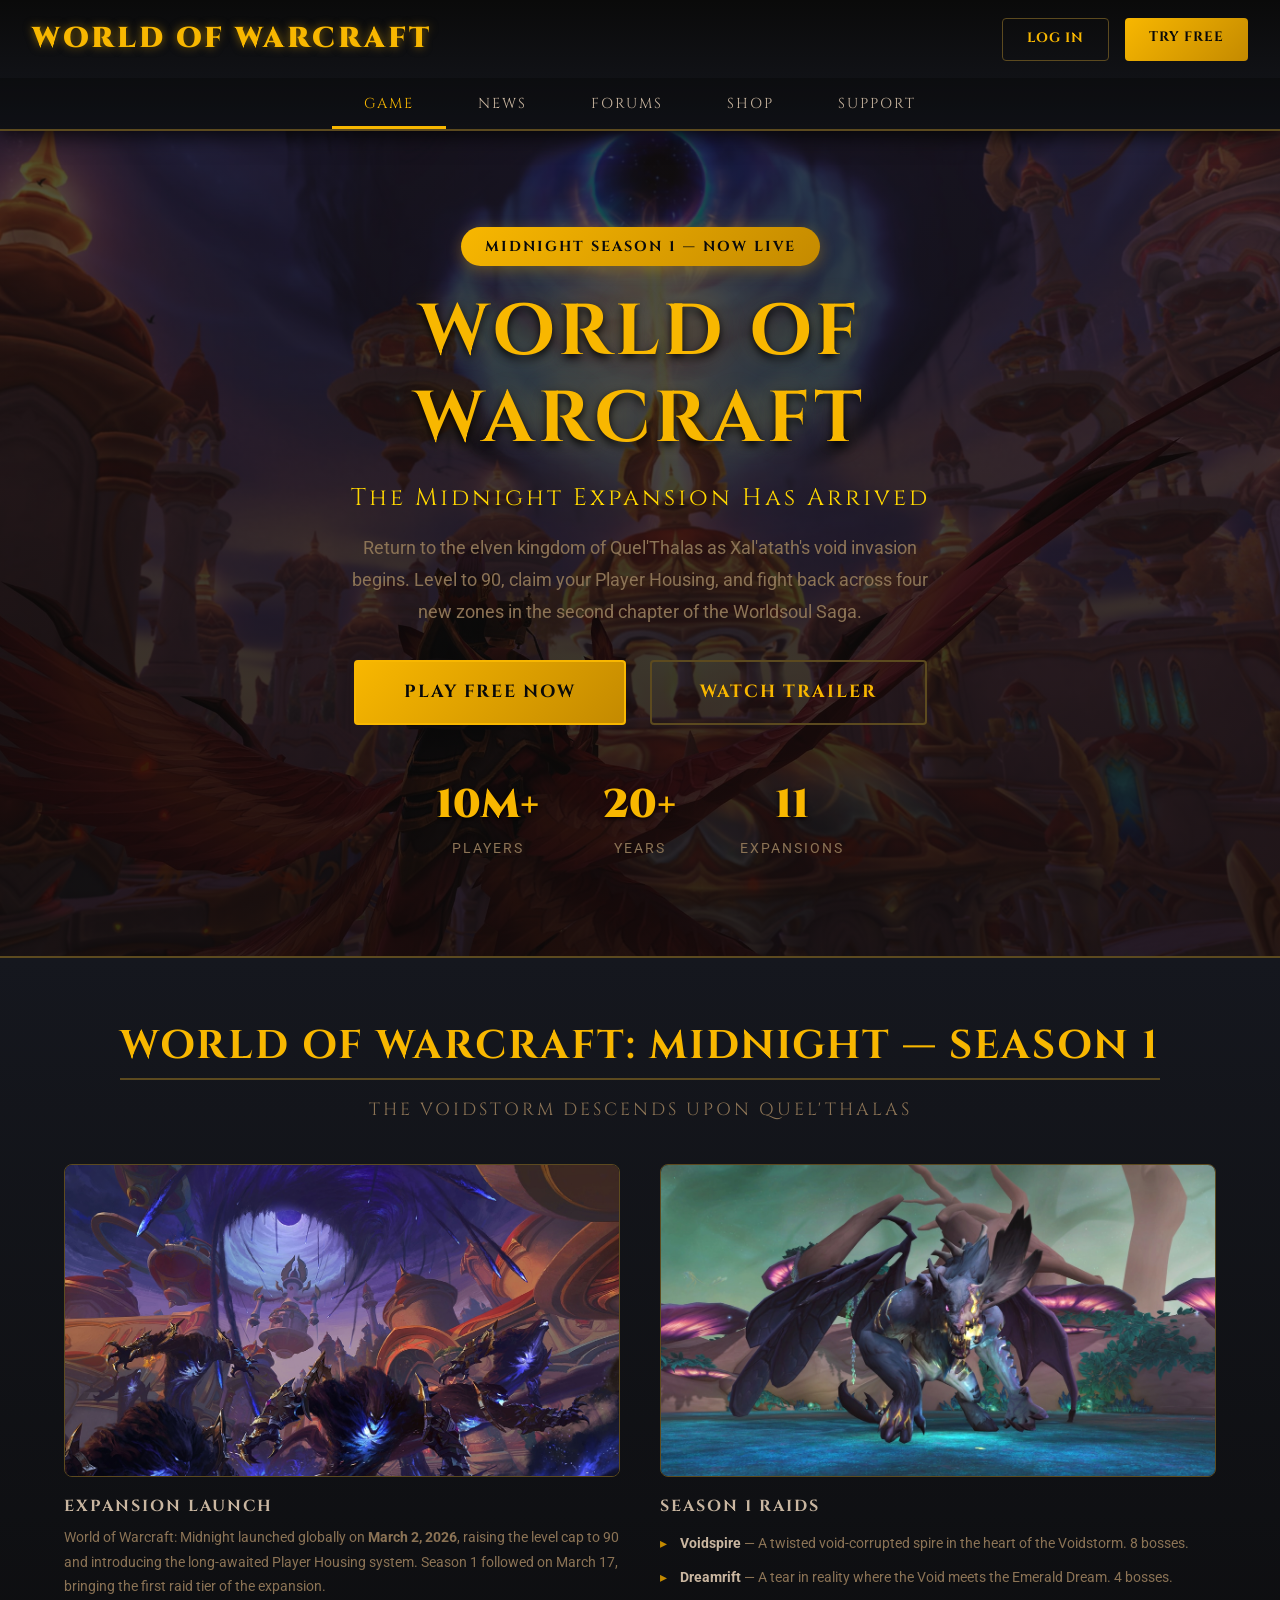
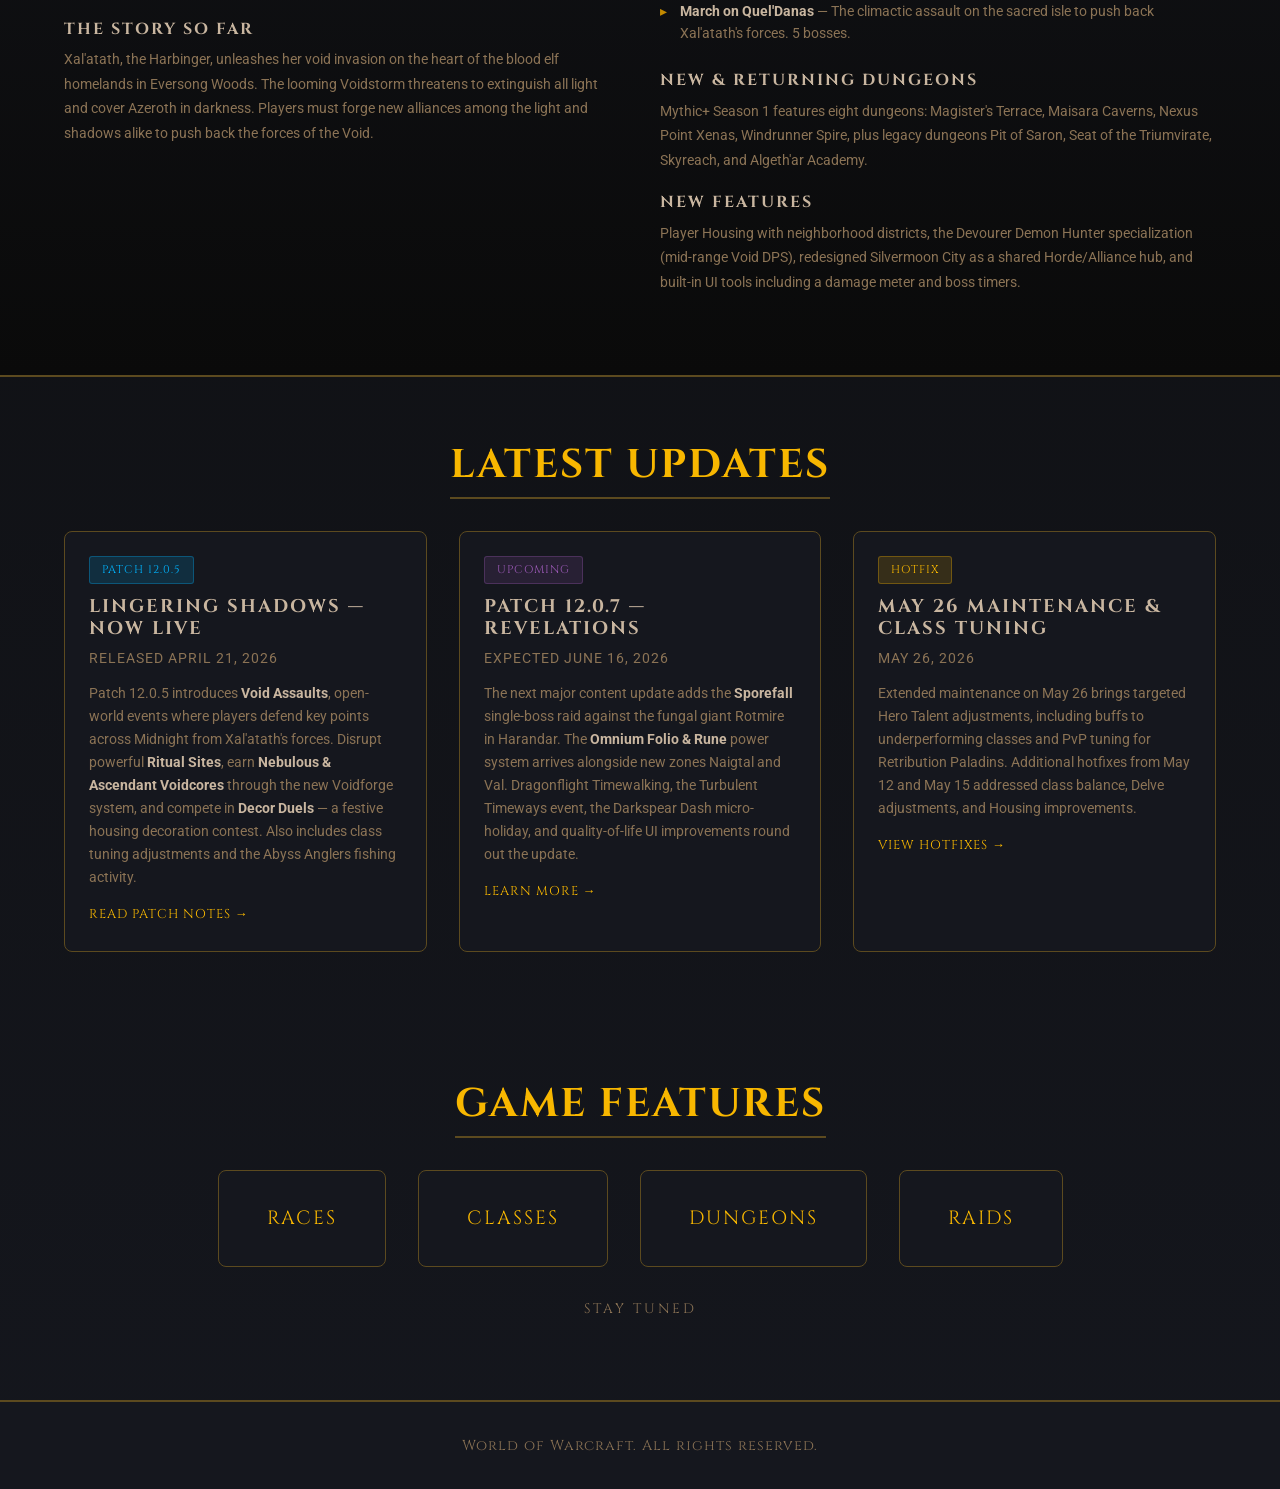
<file: index.html>
<!DOCTYPE html>
<html lang="en">
<head>
    <meta charset="UTF-8">
    <meta name="viewport" content="width=device-width, initial-scale=1.0">
    <title>World of Warcraft - The Official Website</title>
    <link rel="stylesheet" href="style.css">
</head>
<body>
    <header class="main-header">
        <div class="header-top">
            <div class="logo">
                <span class="logo-text">World of Warcraft</span>
            </div>
            <div class="account-actions">
                <a href="login.html" class="btn-login">Log In</a>
                <a href="signup.html" class="btn-signup">Try Free</a>
            </div>
        </div>
        <nav class="main-nav">
            <ul>
                <li><a href="index.html" class="nav-link active">Game</a></li>
                <li><a href="#" class="nav-link">News</a></li>
                <li><a href="#" class="nav-link">Forums</a></li>
                <li><a href="#" class="nav-link">Shop</a></li>
                <li><a href="#" class="nav-link">Support</a></li>
            </ul>
        </nav>
    </header>

    <main>
        <section class="hero" style="background-image: url('src/images/midnight-bg.jpg');">
            <div class="hero-overlay"></div>
            <div class="hero-content">
                <div class="hero-badge">Midnight Season 1 — Now Live</div>
                <h1>World of Warcraft</h1>
                <p class="hero-subtitle">The Midnight Expansion Has Arrived</p>
                <p class="hero-description">Return to the elven kingdom of Quel'Thalas as Xal'atath's void invasion begins. Level to 90, claim your Player Housing, and fight back across four new zones in the second chapter of the Worldsoul Saga.</p>
                <div class="hero-actions">
                    <a href="https://worldofwarcraft.blizzard.com/en-us/" class="btn-primary" target="_blank">Play Free Now</a>
                    <a href="https://www.youtube.com/watch?v=IFXrtiiZzfE" class="btn-secondary" target="_blank">Watch Trailer</a>
                </div>
                <div class="hero-stats">
                    <div class="stat">
                        <span class="stat-number">10M+</span>
                        <span class="stat-label">Players</span>
                    </div>
                    <div class="stat">
                        <span class="stat-number">20+</span>
                        <span class="stat-label">Years</span>
                    </div>
                    <div class="stat">
                        <span class="stat-number">11</span>
                        <span class="stat-label">Expansions</span>
                    </div>
                </div>
            </div>
        </section>

        <section class="season-bg">
            <h2>World of Warcraft: Midnight — Season 1</h2>
            <p class="season-subtitle">The Voidstorm Descends Upon Quel'Thalas</p>
            <div class="season-grid">
                <div class="season-info">
                    <img src="src/images/midnight-zone.jpg" alt="Midnight zone" class="season-img">
                    <h3>Expansion Launch</h3>
                    <p>World of Warcraft: Midnight launched globally on <strong>March 2, 2026</strong>, raising the level cap to 90 and introducing the long-awaited Player Housing system. Season 1 followed on March 17, bringing the first raid tier of the expansion.</p>
                    <h3>The Story So Far</h3>
                    <p>Xal'atath, the Harbinger, unleashes her void invasion on the heart of the blood elf homelands in Eversong Woods. The looming Voidstorm threatens to extinguish all light and cover Azeroth in darkness. Players must forge new alliances among the light and shadows alike to push back the forces of the Void.</p>
                </div>
                <div class="season-raids">
                    <img src="src/images/midnight-raids.jpg" alt="Midnight raids" class="season-img">
                    <h3>Season 1 Raids</h3>
                    <ul>
                        <li><strong>Voidspire</strong> — A twisted void-corrupted spire in the heart of the Voidstorm. 8 bosses.</li>
                        <li><strong>Dreamrift</strong> — A tear in reality where the Void meets the Emerald Dream. 4 bosses.</li>
                        <li><strong>March on Quel'Danas</strong> — The climactic assault on the sacred isle to push back Xal'atath's forces. 5 bosses.</li>
                    </ul>
                    <h3>New & Returning Dungeons</h3>
                    <p>Mythic+ Season 1 features eight dungeons: Magister's Terrace, Maisara Caverns, Nexus Point Xenas, Windrunner Spire, plus legacy dungeons Pit of Saron, Seat of the Triumvirate, Skyreach, and Algeth'ar Academy.</p>
                    <h3>New Features</h3>
                    <p>Player Housing with neighborhood districts, the Devourer Demon Hunter specialization (mid-range Void DPS), redesigned Silvermoon City as a shared Horde/Alliance hub, and built-in UI tools including a damage meter and boss timers.</p>
                </div>
            </div>
        </section>

        <section class="news">
            <h2>Latest Updates</h2>
            <div class="news-grid">
                <article class="news-card">
                    <span class="news-badge patch">Patch 12.0.5</span>
                    <h3>Lingering Shadows — Now Live</h3>
                    <p class="news-date">Released April 21, 2026</p>
                    <p>Patch 12.0.5 introduces <strong>Void Assaults</strong>, open-world events where players defend key points across Midnight from Xal'atath's forces. Disrupt powerful <strong>Ritual Sites</strong>, earn <strong>Nebulous &amp; Ascendant Voidcores</strong> through the new Voidforge system, and compete in <strong>Decor Duels</strong> — a festive housing decoration contest. Also includes class tuning adjustments and the Abyss Anglers fishing activity.</p>
                    <a href="https://news.blizzard.com/en-us/article/24271855/12-0-5-content-update-notes" class="news-link" target="_blank">Read Patch Notes →</a>
                </article>
                <article class="news-card">
                    <span class="news-badge upcoming">Upcoming</span>
                    <h3>Patch 12.0.7 — Revelations</h3>
                    <p class="news-date">Expected June 16, 2026</p>
                    <p>The next major content update adds the <strong>Sporefall</strong> single-boss raid against the fungal giant Rotmire in Harandar. The <strong>Omnium Folio &amp; Rune</strong> power system arrives alongside new zones Naigtal and Val. Dragonflight Timewalking, the Turbulent Timeways event, the Darkspear Dash micro-holiday, and quality-of-life UI improvements round out the update.</p>
                    <a href="https://worldofwarcraft.blizzard.com/en-us/news/24267938/take-a-look-ahead-at-the-12-0-7-content-update" class="news-link" target="_blank">Learn More →</a>
                </article>
                <article class="news-card">
                    <span class="news-badge hotfix">Hotfix</span>
                    <h3>May 26 Maintenance & Class Tuning</h3>
                    <p class="news-date">May 26, 2026</p>
                    <p>Extended maintenance on May 26 brings targeted Hero Talent adjustments, including buffs to underperforming classes and PvP tuning for Retribution Paladins. Additional hotfixes from May 12 and May 15 addressed class balance, Delve adjustments, and Housing improvements.</p>
                    <a href="https://www.mmo-champion.com/content/14227-Patch-12-0-7-and-Patch-12-1-Expected-Release-Dates" class="news-link" target="_blank">View Hotfixes →</a>
                </article>
            </div>
        </section>

        <section class="features">
            <h2>Game Features</h2>
            <div class="feature-grid">
                <div class="feature-card">Races</div>
                <div class="feature-card">Classes</div>
                <div class="feature-card">Dungeons</div>
                <div class="feature-card">Raids</div>
            </div>
            <p class="features-soon">Stay Tuned</p>
        </section>    
    </main>

    <footer>
        <p>World of Warcraft. All rights reserved.</p>
    </footer>

    <script src="script.js"></script>
</body>
</html>
</file>
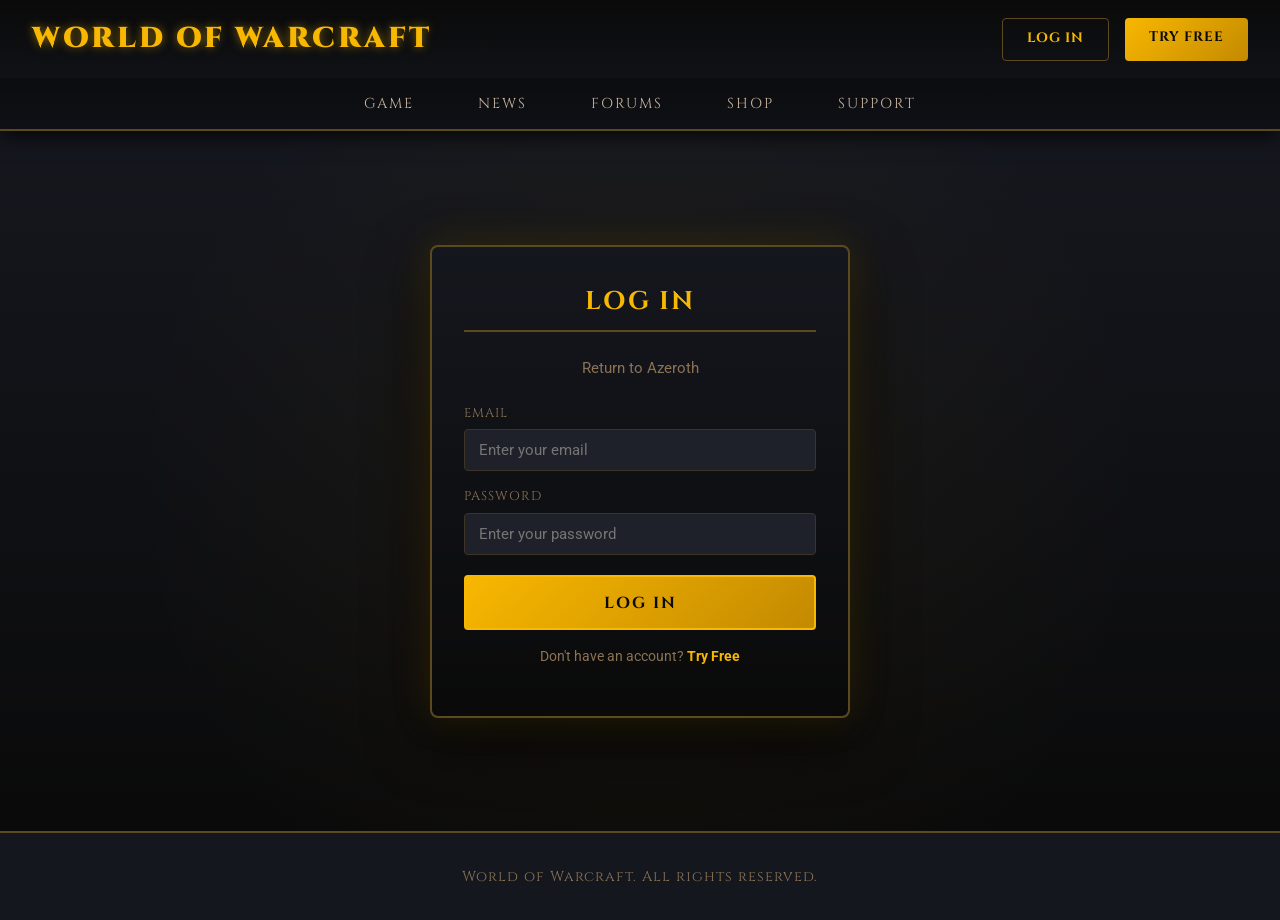
<file: login.html>
<!DOCTYPE html>
<html lang="en">
<head>
    <meta charset="UTF-8">
    <meta name="viewport" content="width=device-width, initial-scale=1.0">
    <title>Log In — World of Warcraft</title>
    <link rel="stylesheet" href="style.css">
</head>
<body>
    <header class="main-header">
        <div class="header-top">
            <div class="logo">
                <a href="index.html"><span class="logo-text">World of Warcraft</span></a>
            </div>
            <div class="account-actions">
                <a href="login.html" class="btn-login">Log In</a>
                <a href="signup.html" class="btn-signup">Try Free</a>
            </div>
        </div>
        <nav class="main-nav">
            <ul>
                <li><a href="index.html" class="nav-link">Game</a></li>
                <li><a href="index.html" class="nav-link">News</a></li>
                <li><a href="index.html" class="nav-link">Forums</a></li>
                <li><a href="index.html" class="nav-link">Shop</a></li>
                <li><a href="index.html" class="nav-link">Support</a></li>
            </ul>
        </nav>
    </header>

    <main>
        <section class="auth-section">
            <div class="auth-card">
                <h2>Log In</h2>
                <p class="auth-desc">Return to Azeroth</p>
                <form id="login-form" novalidate>
                    <div class="form-fields">
                        <div class="form-field">
                            <label class="form-label" for="login-email">Email</label>
                            <input class="form-input" type="email" id="login-email" name="login-email" placeholder="Enter your email" pattern="[^@\s]+@[^@\s]+\.[^@\s]+" title="Enter a valid email address" required>
                            <span class="field-error" id="login-email-error"></span>
                        </div>
                        <div class="form-field">
                            <label class="form-label" for="login-password">Password</label>
                            <input class="form-input" type="password" id="login-password" name="login-password" placeholder="Enter your password" minlength="6" required>
                            <span class="field-error" id="login-password-error"></span>
                        </div>
                    </div>
                    <button type="submit" class="btn-primary form-submit">Log In</button>
                </form>
                <p class="form-toggle">Don't have an account? <a href="signup.html" class="toggle-link">Try Free</a></p>
            </div>
        </section>
    </main>

    <footer>
        <p>World of Warcraft. All rights reserved.</p>
    </footer>

    <script src="script.js"></script>
</body>
</html>
</file>
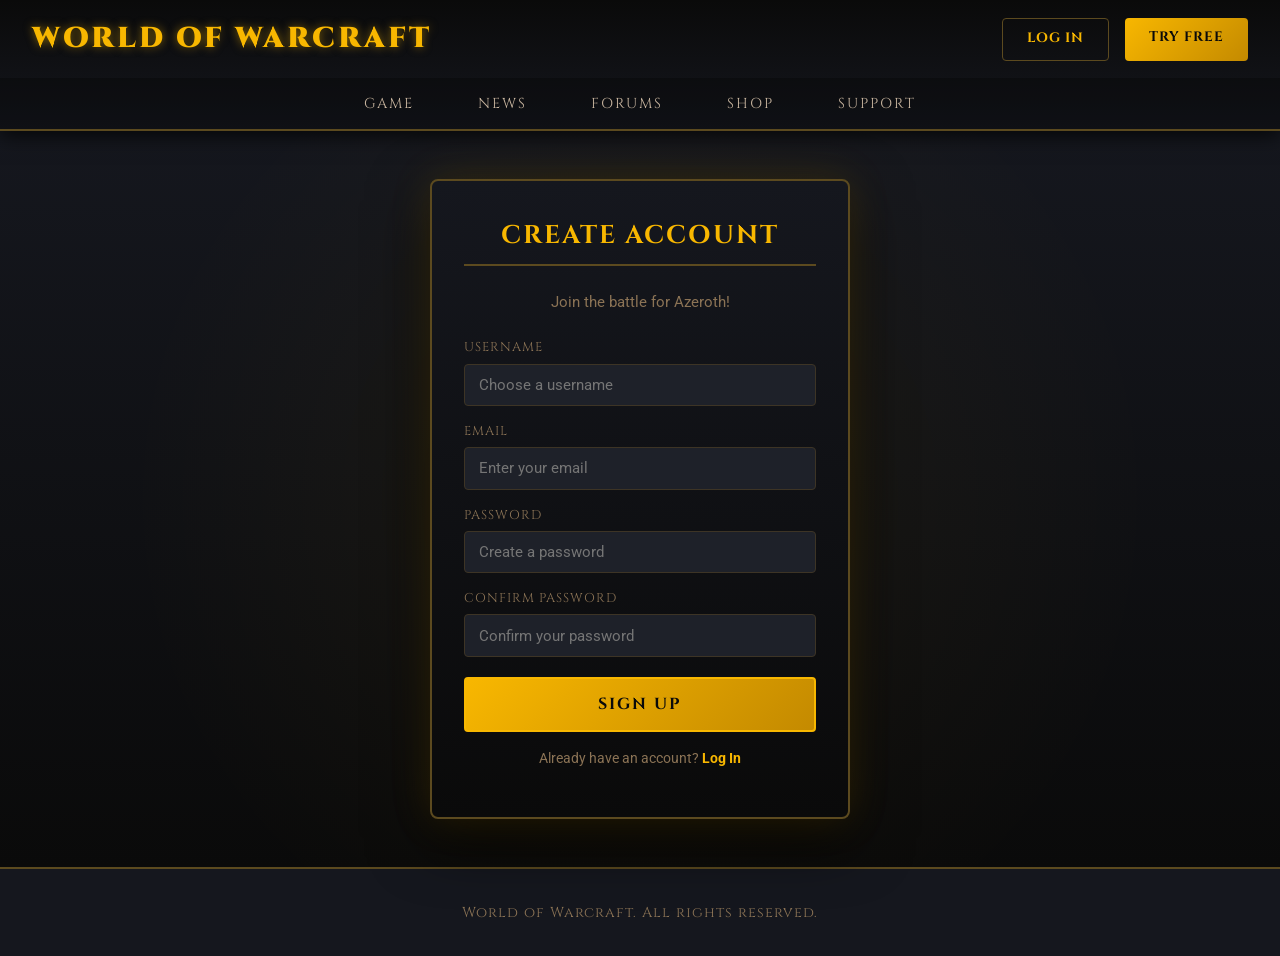
<file: signup.html>
<!DOCTYPE html>
<html lang="en">
<head>
    <meta charset="UTF-8">
    <meta name="viewport" content="width=device-width, initial-scale=1.0">
    <title>Sign Up — World of Warcraft</title>
    <link rel="stylesheet" href="style.css">
</head>
<body>
    <header class="main-header">
        <div class="header-top">
            <div class="logo">
                <a href="index.html"><span class="logo-text">World of Warcraft</span></a>
            </div>
            <div class="account-actions">
                <a href="login.html" class="btn-login">Log In</a>
                <a href="signup.html" class="btn-signup">Try Free</a>
            </div>
        </div>
        <nav class="main-nav">
            <ul>
                <li><a href="index.html" class="nav-link">Game</a></li>
                <li><a href="index.html" class="nav-link">News</a></li>
                <li><a href="index.html" class="nav-link">Forums</a></li>
                <li><a href="index.html" class="nav-link">Shop</a></li>
                <li><a href="index.html" class="nav-link">Support</a></li>
            </ul>
        </nav>
    </header>

    <main>
        <section class="auth-section">
            <div class="auth-card">
                <h2>Create Account</h2>
                <p class="auth-desc">Join the battle for Azeroth!</p>
                <form id="signup-form" novalidate>
                    <div class="form-fields">
                        <div class="form-field">
                            <label class="form-label" for="signup-username">Username</label>
                            <input class="form-input" type="text" id="signup-username" name="signup-username" placeholder="Choose a username" pattern="[a-zA-Z0-9_]+" minlength="3" title="At least 3 characters (letters, numbers, underscores)" required>
                            <span class="field-error" id="signup-username-error"></span>
                        </div>
                        <div class="form-field">
                            <label class="form-label" for="signup-email">Email</label>
                            <input class="form-input" type="email" id="signup-email" name="signup-email" placeholder="Enter your email" pattern="[^@\s]+@[^@\s]+\.[^@\s]+" title="Enter a valid email address" required>
                            <span class="field-error" id="signup-email-error"></span>
                        </div>
                        <div class="form-field">
                            <label class="form-label" for="signup-password">Password</label>
                            <input class="form-input" type="password" id="signup-password" name="signup-password" placeholder="Create a password" minlength="6" required>
                            <span class="field-error" id="signup-password-error"></span>
                        </div>
                        <div class="form-field">
                            <label class="form-label" for="signup-confirm">Confirm Password</label>
                            <input class="form-input" type="password" id="signup-confirm" name="signup-confirm" placeholder="Confirm your password" minlength="6" required>
                            <span class="field-error" id="signup-confirm-error"></span>
                        </div>
                    </div>
                    <button type="submit" class="btn-primary form-submit">Sign Up</button>
                </form>
                <p class="form-toggle">Already have an account? <a href="login.html" class="toggle-link">Log In</a></p>
            </div>
        </section>
    </main>

    <footer>
        <p>World of Warcraft. All rights reserved.</p>
    </footer>

    <script src="script.js"></script>
</body>
</html>
</file>
<file: style.css>
@import url('https://fonts.googleapis.com/css2?family=Cinzel:wght@400;700;900&family=Roboto:wght@300;400;500;700&display=swap');

:root {
    --wow-gold: #f8b700;
    --wow-gold-light: #ffd700;
    --wow-gold-dark: #c48a00;
    --wow-blue: #00b4ff;
    --wow-blue-dark: #0077b3;
    --wow-alliance: #1c3f6e;
    --wow-horde: #8c1616;
    --wow-bg-dark: #0a0a0a;
    --wow-bg-panel: #15171e;
    --wow-bg-panel-light: #1e2129;
    --wow-text-primary: #c9b6a0;
    --wow-text-secondary: #8b7355;
    --wow-border: #3d3425;
    --wow-border-gold: #5c4a1f;
    --wow-danger: #ff4040;
    --wow-success: #40ff40;
    --wow-magic: #9b59b6;
}

* {
    margin: 0;
    padding: 0;
    box-sizing: border-box;
}

*::before, *::after {
    margin: 0;
    padding: 0;
    box-sizing: border-box;
}

html {
    font-size: 16px;
    scroll-behavior: smooth;
}

body {
    font-family: 'Cinzel', 'Georgia', serif;
    line-height: 1.6;
    color: var(--wow-text-primary);
    background-color: var(--wow-bg-dark);
    min-height: 100vh;
    background-image: 
        radial-gradient(circle at 50% 0%, rgba(248, 183, 0, 0.05) 0%, transparent 50%),
        linear-gradient(180deg, rgba(10, 10, 10, 0.9) 0%, rgba(21, 23, 30, 0.95) 100%);
}

img {
    max-width: 100%;
    height: auto;
    display: block;
}

a {
    text-decoration: none;
    color: inherit;
}

ul, ol {
    list-style: none;
}

button {
    cursor: pointer;
    border: none;
    background: none;
    font-family: inherit;
}

.container {
    max-width: 1200px;
    margin: 0 auto;
    padding: 0 1.5rem;
}

section {
    padding: 4rem 0;
}

h1, h2, h3, h4, h5, h6 {
    font-family: 'Cinzel', serif;
    font-weight: 700;
    line-height: 1.2;
    margin-bottom: 1rem;
    color: var(--wow-gold);
    text-transform: uppercase;
    letter-spacing: 2px;
}

h1 {
    font-size: 3.5rem;
    text-shadow: 0 2px 4px rgba(0, 0, 0, 0.8), 0 0 20px rgba(248, 183, 0, 0.3);
}

h2 {
    font-size: 2.5rem;
    border-bottom: 2px solid var(--wow-border-gold);
    padding-bottom: 0.5rem;
    margin-bottom: 2rem;
    display: inline-block;
}

h3 {
    font-size: 1.5rem;
    color: var(--wow-text-primary);
}

p {
    font-family: 'Roboto', sans-serif;
    margin-bottom: 1rem;
    color: var(--wow-text-primary);
}

.text-gold {
    color: var(--wow-gold);
}

.text-alliance {
    color: #4a90e2;
}

.text-horde {
    color: #ff6b6b;
}

/* Header and Navigation */
.main-header {
    background: linear-gradient(180deg, var(--wow-bg-dark) 0%, var(--wow-bg-panel) 100%);
    border-bottom: 2px solid var(--wow-border-gold);
    position: sticky;
    top: 0;
    z-index: 1000;
    box-shadow: 0 4px 20px rgba(0, 0, 0, 0.8);
}

.header-top {
    display: flex;
    justify-content: space-between;
    align-items: center;
    padding: 1rem 2rem;
    max-width: 1400px;
    margin: 0 auto;
}

.logo-text {
    font-family: 'Cinzel', serif;
    font-size: 1.8rem;
    font-weight: 900;
    color: var(--wow-gold);
    text-transform: uppercase;
    letter-spacing: 3px;
    text-shadow: 0 0 10px rgba(248, 183, 0, 0.5);
}

.account-actions {
    display: flex;
    gap: 1rem;
}

.btn-login, .btn-signup {
    padding: 0.6rem 1.5rem;
    border-radius: 4px;
    font-family: 'Cinzel', serif;
    font-weight: 700;
    text-transform: uppercase;
    font-size: 0.85rem;
    letter-spacing: 1px;
    transition: all 0.3s ease;
}

.btn-login {
    color: var(--wow-gold);
    border: 1px solid var(--wow-border-gold);
    background: transparent;
}

.btn-login:hover {
    background: rgba(248, 183, 0, 0.1);
    box-shadow: 0 0 15px rgba(248, 183, 0, 0.3);
}

.btn-signup {
    color: var(--wow-bg-dark);
    background: linear-gradient(135deg, var(--wow-gold) 0%, var(--wow-gold-dark) 100%);
    border: none;
}

.btn-signup:hover {
    background: linear-gradient(135deg, var(--wow-gold-light) 0%, var(--wow-gold) 100%);
    box-shadow: 0 0 20px rgba(248, 183, 0, 0.4);
}

.main-nav {
    background: rgba(0, 0, 0, 0.3);
    padding: 0.8rem 0;
}

.main-nav ul {
    display: flex;
    justify-content: center;
    gap: 0;
    max-width: 1400px;
    margin: 0 auto;
}

.main-nav .nav-link {
    font-family: 'Cinzel', serif;
    color: var(--wow-text-primary);
    padding: 0.8rem 2rem;
    text-transform: uppercase;
    font-size: 0.9rem;
    letter-spacing: 2px;
    position: relative;
    transition: all 0.3s ease;
    border-bottom: 3px solid transparent;
}

.main-nav .nav-link:hover {
    color: var(--wow-gold);
    background: rgba(248, 183, 0, 0.05);
}

.main-nav .nav-link.active {
    color: var(--wow-gold);
    border-bottom-color: var(--wow-gold);
}

.main-nav .nav-link::after {
    content: '';
    position: absolute;
    bottom: 0;
    left: 50%;
    width: 0;
    height: 2px;
    background: var(--wow-gold);
    transition: all 0.3s ease;
    transform: translateX(-50%);
}

.main-nav .nav-link:hover::after {
    width: 60%;
}


.news {
    text-align: center;
}

.news-grid {
    display: grid;
    grid-template-columns: repeat(auto-fit, minmax(320px, 1fr));
    gap: 2rem;
    max-width: 1200px;
    margin: 0 auto;
    padding: 0 1.5rem;
}

.news-card {
    background: var(--wow-bg-panel);
    border: 1px solid var(--wow-border-gold);
    border-radius: 8px;
    padding: 1.5rem;
    text-align: left;
    transition: border-color 0.3s ease, box-shadow 0.3s ease;
}

.news-card:hover {
    border-color: var(--wow-gold);
    box-shadow: 0 0 20px rgba(248, 183, 0, 0.15);
}

.news-card h3 {
    font-size: 1.15rem;
    margin-bottom: 0.4rem;
}

.news-card p {
    font-size: 0.9rem;
    color: var(--wow-text-secondary);
    margin-bottom: 0.75rem;
}

.news-card p strong {
    color: var(--wow-text-primary);
}

.news-date {
    font-family: 'Roboto', sans-serif;
    font-size: 0.8rem;
    color: var(--wow-gold-dark);
    text-transform: uppercase;
    letter-spacing: 1px;
    margin-bottom: 0.75rem;
}

.news-badge {
    display: inline-block;
    padding: 0.25rem 0.75rem;
    border-radius: 3px;
    font-family: 'Cinzel', serif;
    font-size: 0.7rem;
    text-transform: uppercase;
    letter-spacing: 1px;
    margin-bottom: 0.75rem;
}

.news-badge.patch {
    background: rgba(0, 180, 255, 0.15);
    color: var(--wow-blue);
    border: 1px solid rgba(0, 180, 255, 0.3);
}

.news-badge.upcoming {
    background: rgba(155, 89, 182, 0.15);
    color: var(--wow-magic);
    border: 1px solid rgba(155, 89, 182, 0.3);
}

.news-badge.hotfix {
    background: rgba(248, 183, 0, 0.15);
    color: var(--wow-gold);
    border: 1px solid rgba(248, 183, 0, 0.3);
}

.news-link {
    font-family: 'Cinzel', serif;
    font-size: 0.8rem;
    color: var(--wow-gold);
    text-transform: uppercase;
    letter-spacing: 1px;
    transition: color 0.2s;
}

.news-link:hover {
    color: var(--wow-gold-light);
}


.season-bg {
    background: linear-gradient(180deg, var(--wow-bg-panel) 0%, var(--wow-bg-dark) 100%);
    border-top: 2px solid var(--wow-border-gold);
    border-bottom: 2px solid var(--wow-border-gold);
    text-align: center;
}

.season-subtitle {
    font-family: 'Cinzel', serif;
    font-size: 1.1rem;
    color: var(--wow-text-secondary);
    text-transform: uppercase;
    letter-spacing: 3px;
    margin-bottom: 2.5rem;
    margin-top: -1rem;
}

.season-grid {
    display: grid;
    grid-template-columns: 1fr 1fr;
    gap: 2.5rem;
    max-width: 1200px;
    margin: 2rem auto 0;
    padding: 0 1.5rem;
    text-align: left;
}

@media (max-width: 768px) {
    .season-grid {
        grid-template-columns: 1fr;
    }
}

.season-img {
    width: 100%;
    border-radius: 8px;
    margin-bottom: 1.25rem;
    border: 1px solid var(--wow-border-gold);
}

.season-info h3,
.season-raids h3 {
    font-size: 1rem;
    margin-bottom: 0.6rem;
    margin-top: 1.25rem;
}

.season-info h3:first-child,
.season-raids h3:first-child {
    margin-top: 0;
}

.season-info p,
.season-raids p {
    font-size: 0.9rem;
    color: var(--wow-text-secondary);
    line-height: 1.7;
}

.season-raids ul {
    list-style: none;
    margin-bottom: 1rem;
}

.season-raids ul li {
    font-family: 'Roboto', sans-serif;
    font-size: 0.9rem;
    color: var(--wow-text-secondary);
    padding: 0.4rem 0 0.4rem 1.25rem;
    position: relative;
    line-height: 1.5;
}

.season-raids ul li::before {
    content: '▸';
    position: absolute;
    left: 0;
    color: var(--wow-gold-dark);
}

.season-raids ul li strong {
    color: var(--wow-text-primary);
}


.features {
    text-align: center;
}

.feature-grid {
    display: flex;
    justify-content: center;
    gap: 2rem;
    flex-wrap: wrap;
    max-width: 1200px;
    margin: 0 auto;
    padding: 0 1.5rem;
}

.feature-card {
    background: var(--wow-bg-panel);
    border: 1px solid var(--wow-border-gold);
    border-radius: 8px;
    padding: 2rem 3rem;
    font-family: 'Cinzel', serif;
    font-size: 1.2rem;
    text-transform: uppercase;
    letter-spacing: 2px;
    color: var(--wow-gold);
    transition: all 0.3s ease;
    min-width: 160px;
}

.feature-card:hover {
    background: rgba(248, 183, 0, 0.1);
    box-shadow: 0 0 20px rgba(248, 183, 0, 0.4);
    border-color: var(--wow-gold);
}

.features-soon {
    text-align: center;
    font-family: 'Cinzel', serif;
    font-size: 0.85rem;
    text-transform: uppercase;
    letter-spacing: 3px;
    color: var(--wow-text-secondary);
    margin-top: 2rem;
}


footer {
    text-align: center;
    padding: 2rem;
    border-top: 2px solid var(--wow-border-gold);
    background: var(--wow-bg-panel);
}

footer p {
    margin: 0;
    font-family: 'Cinzel', serif;
    color: var(--wow-text-secondary);
    font-size: 0.9rem;
    letter-spacing: 1px;
}

/* hero Section */
.hero {
    position: relative;
    min-height: 80vh;
    display: flex;
    flex-direction: column;
    justify-content: center;
    align-items: center;
    text-align: center;
    padding: 6rem 2rem;
    background-size: cover;
    background-position: center;
    background-repeat: no-repeat;
    overflow: hidden;
}

.hero-overlay {
    position: absolute;
    inset: 0;
    background: linear-gradient(180deg, rgba(10, 10, 10, 0.7) 0%, rgba(10, 10, 10, 0.85) 100%);
    z-index: 1;
}

.hero-content {
    position: relative;
    z-index: 2;
    max-width: 800px;
}

.hero-badge {
    display: inline-block;
    background: linear-gradient(135deg, var(--wow-gold) 0%, var(--wow-gold-dark) 100%);
    color: var(--wow-bg-dark);
    padding: 0.5rem 1.5rem;
    border-radius: 20px;
    font-family: 'Cinzel', serif;
    font-weight: 700;
    font-size: 0.9rem;
    text-transform: uppercase;
    letter-spacing: 2px;
    margin-bottom: 1.5rem;
    box-shadow: 0 4px 15px rgba(248, 183, 0, 0.3);
}

.hero h1 {
    font-size: 4.5rem;
    margin-bottom: 1rem;
    text-shadow: 0 4px 8px rgba(0, 0, 0, 0.9), 0 0 30px rgba(248, 183, 0, 0.2);
    letter-spacing: 4px;
}

.hero-subtitle {
    font-family: 'Cinzel', serif;
    font-size: 1.5rem;
    color: var(--wow-gold-light);
    margin-bottom: 1rem;
    letter-spacing: 3px;
}

.hero-description {
    font-size: 1.1rem;
    color: var(--wow-text-secondary);
    max-width: 600px;
    margin: 0 auto 2rem;
    line-height: 1.8;
}

.hero-actions {
    display: flex;
    gap: 1.5rem;
    justify-content: center;
    margin-bottom: 3rem;
}

.btn-primary {
    padding: 1rem 3rem;
    background: linear-gradient(135deg, var(--wow-gold) 0%, var(--wow-gold-dark) 100%);
    color: var(--wow-bg-dark);
    font-family: 'Cinzel', serif;
    font-weight: 700;
    font-size: 1.1rem;
    text-transform: uppercase;
    letter-spacing: 2px;
    border-radius: 4px;
    border: 2px solid var(--wow-gold);
    transition: all 0.3s ease;
    display: inline-block;
}

.btn-primary:hover {
    transform: translateY(-3px);
    box-shadow: 0 10px 30px rgba(248, 183, 0, 0.4);
    background: linear-gradient(135deg, var(--wow-gold-light) 0%, var(--wow-gold) 100%);
}

.btn-secondary {
    padding: 1rem 3rem;
    background: transparent;
    color: var(--wow-gold);
    font-family: 'Cinzel', serif;
    font-weight: 700;
    font-size: 1.1rem;
    text-transform: uppercase;
    letter-spacing: 2px;
    border-radius: 4px;
    border: 2px solid var(--wow-border-gold);
    transition: all 0.3s ease;
    display: inline-block;
}

.btn-secondary:hover {
    background: rgba(248, 183, 0, 0.1);
    transform: translateY(-3px);
    box-shadow: 0 0 20px rgba(248, 183, 0, 0.2);
}

.hero-stats {
    display: flex;
    justify-content: center;
    gap: 4rem;
    margin-top: 2rem;
}

.stat {
    display: flex;
    flex-direction: column;
    align-items: center;
}

.stat-number {
    font-family: 'Cinzel', serif;
    font-size: 2.5rem;
    font-weight: 900;
    color: var(--wow-gold);
    text-shadow: 0 2px 4px rgba(0, 0, 0, 0.8);
}

.stat-label {
    font-family: 'Roboto', sans-serif;
    font-size: 0.9rem;
    color: var(--wow-text-secondary);
    text-transform: uppercase;
    letter-spacing: 2px;
}

/* Auth Pages */
.auth-section {
    min-height: calc(100vh - 200px);
    display: flex;
    justify-content: center;
    align-items: center;
    padding: 3rem 1.5rem;
    background: 
        radial-gradient(circle at 50% 50%, rgba(248, 183, 0, 0.05) 0%, transparent 70%),
        linear-gradient(180deg, var(--wow-bg-panel) 0%, var(--wow-bg-dark) 100%);
}

.auth-card {
    background: linear-gradient(180deg, var(--wow-bg-panel) 0%, var(--wow-bg-dark) 100%);
    border: 2px solid var(--wow-border-gold);
    border-radius: 8px;
    width: 420px;
    max-width: 94vw;
    padding: 2.5rem 2rem 2rem;
    box-shadow: 0 0 40px rgba(248, 183, 0, 0.15), 0 20px 60px rgba(0, 0, 0, 0.8);
}

.auth-card h2 {
    display: block;
    text-align: center;
    font-size: 1.6rem;
    padding-bottom: 0.75rem;
}

.auth-desc {
    text-align: center;
    color: var(--wow-text-secondary);
    font-size: 0.95rem;
    margin-bottom: 1.5rem;
    margin-top: -0.5rem;
}

.form-fields {
    display: flex;
    flex-direction: column;
    gap: 1rem;
    margin-bottom: 1.25rem;
}

.form-field {
    display: flex;
    flex-direction: column;
    gap: 0.3rem;
}

.form-label {
    font-family: 'Cinzel', serif;
    font-size: 0.8rem;
    text-transform: uppercase;
    letter-spacing: 1px;
    color: var(--wow-text-secondary);
}

.form-input {
    padding: 0.7rem 0.9rem;
    border-radius: 4px;
    border: 1px solid var(--wow-border);
    background: var(--wow-bg-panel-light);
    color: var(--wow-text-primary);
    font-family: 'Roboto', sans-serif;
    font-size: 0.95rem;
    outline: none;
    transition: border-color 0.2s, box-shadow 0.2s;
}

.form-input:focus {
    border-color: var(--wow-gold-dark);
    box-shadow: 0 0 8px rgba(248, 183, 0, 0.15);
}

.form-input.valid {
    border-color: var(--wow-success);
}

.form-input.invalid {
    border-color: var(--wow-danger);
    box-shadow: 0 0 8px rgba(255, 64, 64, 0.2);
}

.field-error {
    font-family: 'Roboto', sans-serif;
    font-size: 0.78rem;
    color: var(--wow-danger);
    display: none;
    min-height: 1.1em;
}

.form-submit {
    width: 100%;
    padding: 0.9rem;
    font-size: 1rem;
    margin-bottom: 1rem;
    cursor: pointer;
}

.form-submit:hover {
    transform: none;
    box-shadow: 0 4px 20px rgba(248, 183, 0, 0.35);
}

.form-toggle {
    text-align: center;
    font-family: 'Roboto', sans-serif;
    font-size: 0.85rem;
    color: var(--wow-text-secondary);
}

.toggle-link {
    color: var(--wow-gold);
    font-weight: 700;
    transition: color 0.2s;
}

.toggle-link:hover {
    color: var(--wow-gold-light);
    text-decoration: underline;
}
</file>
